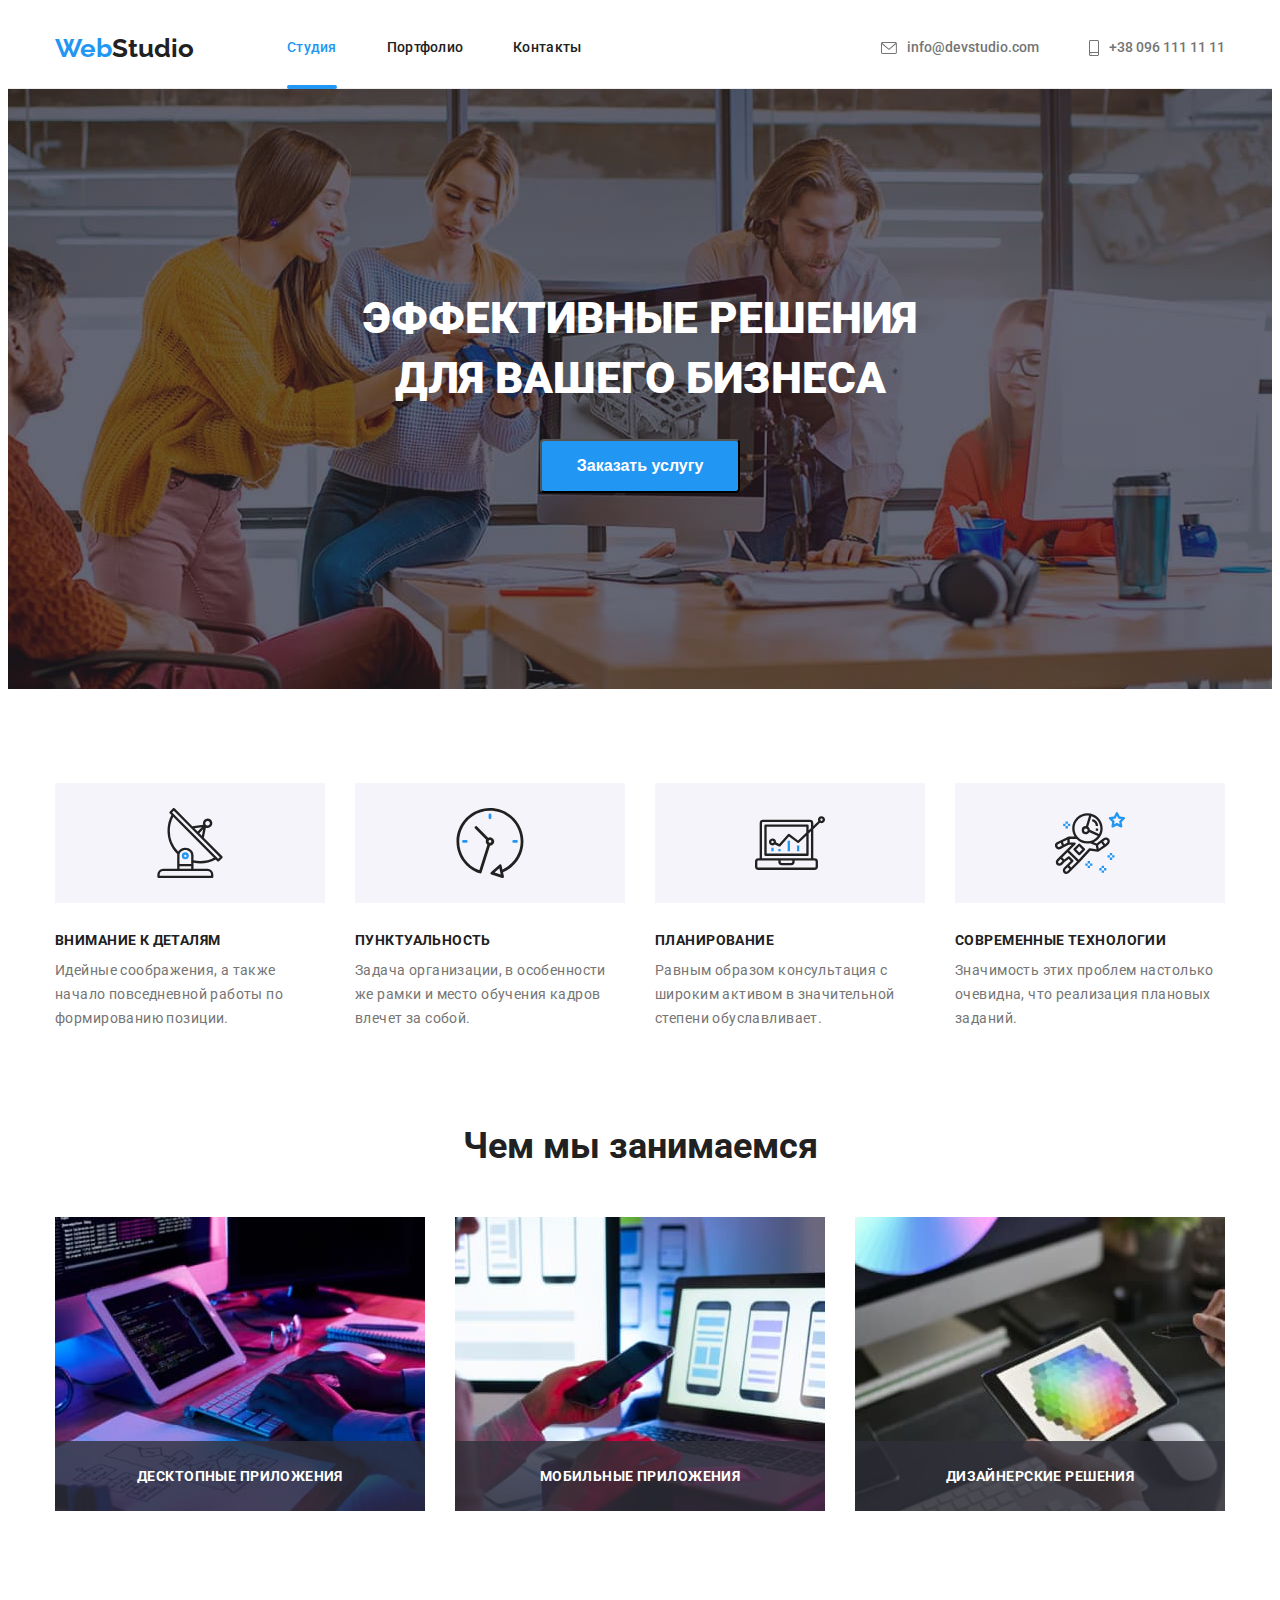
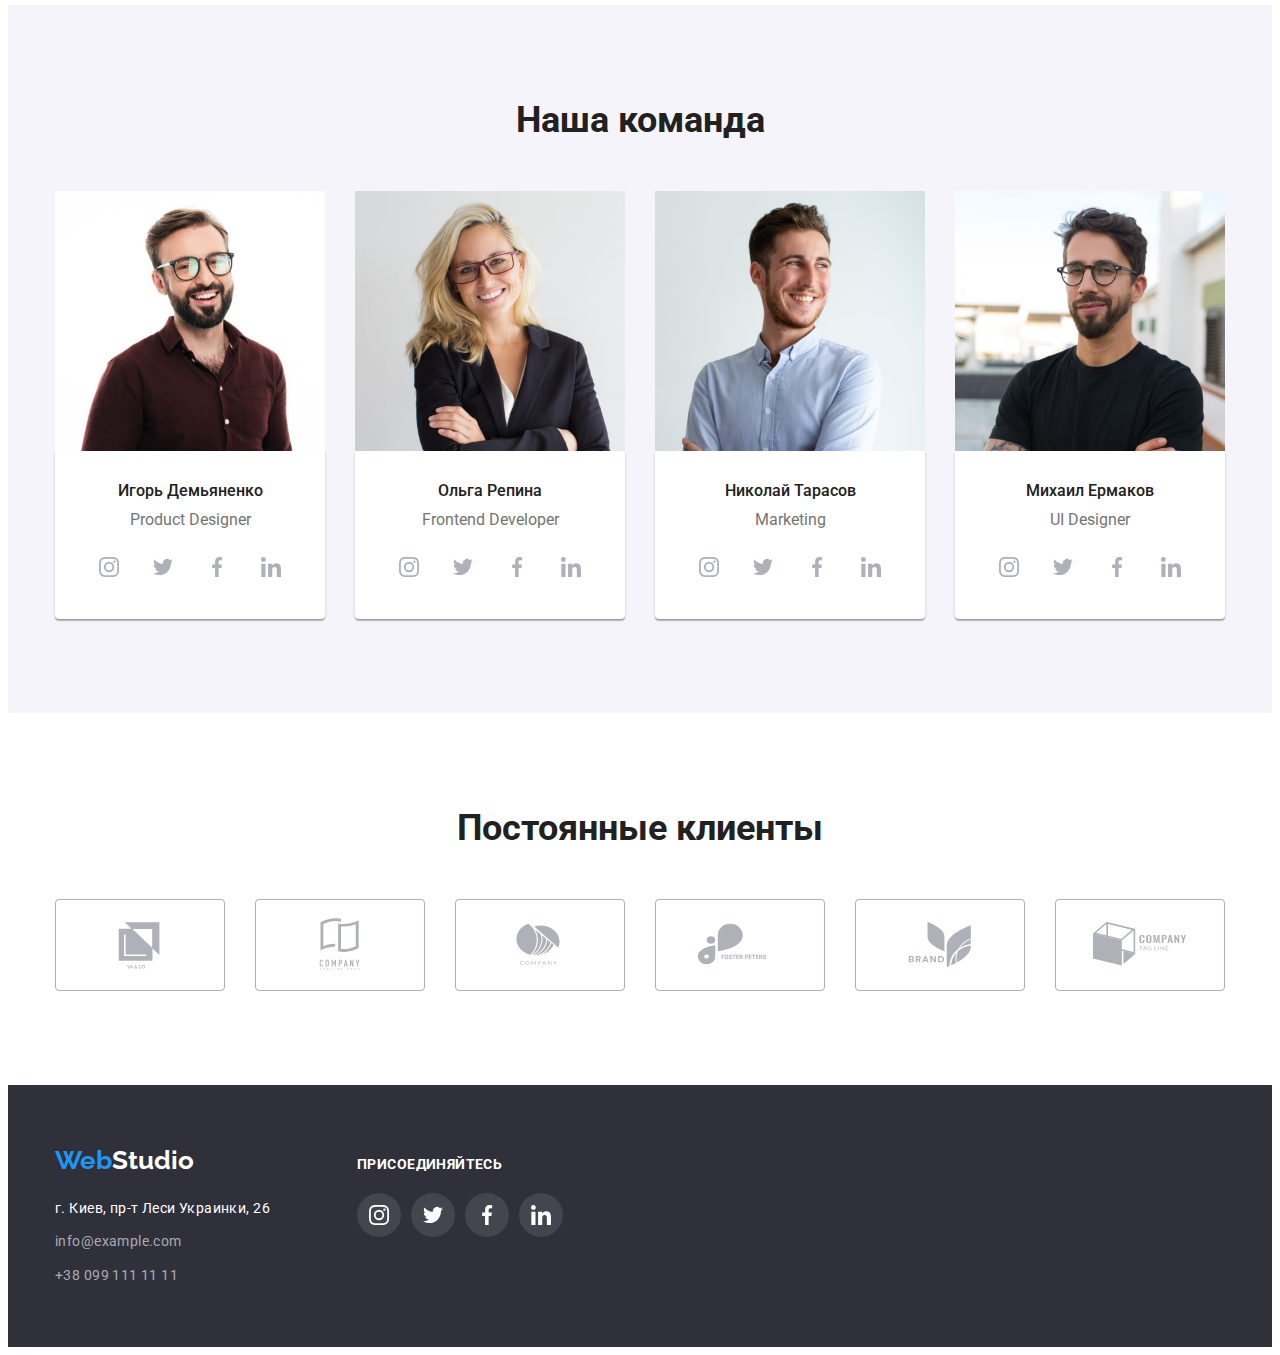
<file: index.html>
<!DOCTYPE html>
<html lang="ru">
  <head>
    <meta charset="UTF-8" />
    <meta http-equiv="X-UA-Compatible" content="IE=edge" />
    <meta name="viewport" content="width=device-width, initial-scale=1.0" />
    <title>WebStudio</title>
    <!-- Подключение файла нормализации (нормалайз) -->
    <link
      rel="stylesheet"
      href="https://cdnjs.cloudflare.com/ajax/libs/modern-normalize/1.1.0/modern-normalize.min.css"
      integrity="sha512-wpPYUAdjBVSE4KJnH1VR1HeZfpl1ub8YT/NKx4PuQ5NmX2tKuGu6U/JRp5y+Y8XG2tV+wKQpNHVUX03MfMFn9Q=="
      crossorigin="anonymous"
      referrerpolicy="no-referrer"
    />
    <!-- Подключение шрифтов Google fonts -->
    <link rel="preconnect" href="https://fonts.googleapis.com" />
    <link rel="preconnect" href="https://fonts.gstatic.com" crossorigin />
    <link
      href="https://fonts.googleapis.com/css2?family=Raleway:wght@700&family=Roboto:wght@400;500;700;900&display=swap"
      rel="stylesheet"
    />
    <link rel="stylesheet" href="./css/styles.css" />
  </head>
  <body>
    <!--Верхняя линия-->
    <header class="page-header">
      <div class="container header-box">
        <nav class="nav-header">
          <a class="logo" href="./index.html"> <span class="web">Web</span>Studio</a>
          <ul class="site-nav list">
            <li class="link-item">
              <a class="link current" href="./index.html">Студия</a>
            </li>
            <li class="link-item">
              <a class="link" href="./portfolio.html">Портфолио</a>
            </li>
            <li class="link-item">
              <a class="link" href="">Контакты</a>
            </li>
          </ul>
        </nav>
        <ul class="contacts-nav list">
          <li class="contacts-nav-item">
            <a class="link mail" href="mailto:info@devstudio.com">
              <svg class="contacts-item" width="16" height="12">
                <use href="./images/icons.svg#icon-envelope"></use>
              </svg>
              info@devstudio.com
            </a>
          </li>
          <li class="contacts-nav-item">
            <a class="link mail" href="tel:+380961111111">
              <svg class="contacts-item" width="10" height="16">
                <use href="./images/icons.svg#icon-smartphone"></use>
              </svg>
              +38 096 111 11 11</a
            >
          </li>
        </ul>
      </div>
    </header>
    <main>
      <!--Шапка-->
      <section class="hero overlay">
        <div class="container">
          <h1 class="head-title">Эффективные решения для&nbsp;вашего бизнеса</h1>
          <button class="button" type="button" data-modal-open>Заказать услугу</button>
        </div>
      </section>
      <!--Особенности-->
      <section class="features">
        <div class="container features-box">
          <h2 class="visually-hidden">Преимущества</h2>
          <ul class="feature-list grid list">
            <li class="feature-item grid-item">
              <div class="features-icon-box">
                <svg class="features-icon" width="70" height="70">
                  <use href="./images/icons.svg#icon-antenna"></use>
                </svg>
              </div>
              <h3 class="feature-item-title">Внимание к деталям</h3>
              <p class="features-p">
                Идейные соображения, а также начало повседневной работы по формированию позиции.
              </p>
            </li>
            <li class="feature-item grid-item">
              <div class="features-icon-box">
                <svg class="features-icon" width="70" height="70">
                  <use href="./images/icons.svg#icon-clock"></use>
                </svg>
              </div>
              <h3 class="feature-item-title">Пунктуальность</h3>
              <p class="features-p">
                Задача организации, в особенности же рамки и место обучения кадров влечет за собой.
              </p>
            </li>
            <li class="feature-item grid-item">
              <div class="features-icon-box">
                <svg class="features-icon" width="70" height="70">
                  <use href="./images/icons.svg#icon-diagram"></use>
                </svg>
              </div>
              <h3 class="feature-item-title">Планирование</h3>
              <p class="features-p">
                Равным образом консультация с широким активом в значительной степени обуславливает.
              </p>
            </li>
            <li class="feature-item grid-item">
              <div class="features-icon-box">
                <svg class="features-icon" width="70" height="70">
                  <use href="./images/icons.svg#icon-astronaut"></use>
                </svg>
              </div>
              <h3 class="feature-item-title">Современные технологии</h3>
              <p class="features-p">
                Значимость этих проблем настолько очевидна, что реализация плановых заданий.
              </p>
            </li>
          </ul>
        </div>
      </section>
      <!--Чем мы занимаемся-->
      <section class="functions">
        <div class="container">
          <h2 class="functions-title">Чем мы занимаемся</h2>
          <ul class="function-list grid list">
            <li class="function-item grid-item">
              <img
                class="function-item-img"
                src="./images/img1.jpg"
                alt="Верстка"
                width="370"
                height="294"
              />
              <h3 class="function-item-title">Десктопные приложения</h3>
            </li>
            <li class="function-item grid-item">
              <img
                class="function-item-img"
                src="./images/img2.jpg"
                alt="Дизайн"
                width="370"
                height="294"
              />
              <h3 class="function-item-title">Мобильные приложения</h3>
            </li>
            <li class="function-item grid-item">
              <img
                class="function-item-img"
                src="./images/img3.jpg"
                alt="Внешнее оформление"
                width="370"
                height="294"
              />
              <h3 class="function-item-title">Дизайнерские решения</h3>
            </li>
          </ul>
        </div>
      </section>
      <!--Наша команда-->
      <section class="team">
        <div class="container">
          <h2 class="team-title">Наша команда</h2>
          <ul class="team-list grid list">
            <li class="grid-item">
              <img
                class="team-list-img"
                src="./images/team1.jpg"
                alt="Фото Игоря Демьяненко"
                width="270"
              />
              <div class="team-list-desc">
                <h3 class="title-people">Игорь Демьяненко</h3>
                <p class="team-position">Product Designer</p>
                <ul class="socials-list list">
                  <li class="socials-item">
                    <a class="socials-link" href="">
                      <svg class="socials-icon" width="20" height="20">
                        <use href="./images/icons.svg#icon-instagram"></use>
                      </svg>
                    </a>
                  </li>
                  <li class="socials-item">
                    <a class="socials-link" href="">
                      <svg class="socials-icon" width="20" height="20">
                        <use href="./images/icons.svg#icon-twitter"></use>
                      </svg>
                    </a>
                  </li>
                  <li class="socials-item">
                    <a class="socials-link" href="">
                      <svg class="socials-icon" width="20" height="20">
                        <use href="./images/icons.svg#icon-facebook"></use>
                      </svg>
                    </a>
                  </li>
                  <li class="socials-item">
                    <a class="socials-link" href="">
                      <svg class="socials-icon" width="20" height="20">
                        <use href="./images/icons.svg#icon-linkedin"></use>
                      </svg>
                    </a>
                  </li>
                </ul>
              </div>
            </li>
            <li class="grid-item">
              <img
                class="team-list-img"
                src="./images/team2.jpg"
                alt="Фото Ольги Репиной"
                width="270"
              />
              <div class="team-list-desc">
                <h3 class="title-people">Ольга Репина</h3>
                <p class="team-position">Frontend Developer</p>
                <ul class="socials-list list">
                  <li class="socials-item">
                    <a class="socials-link" href="">
                      <svg class="socials-icon" width="20" height="20">
                        <use href="./images/icons.svg#icon-instagram"></use>
                      </svg>
                    </a>
                  </li>
                  <li class="socials-item">
                    <a class="socials-link" href="">
                      <svg class="socials-icon" width="20" height="20">
                        <use href="./images/icons.svg#icon-twitter"></use>
                      </svg>
                    </a>
                  </li>
                  <li class="socials-item">
                    <a class="socials-link" href="">
                      <svg class="socials-icon" width="20" height="20">
                        <use href="./images/icons.svg#icon-facebook"></use>
                      </svg>
                    </a>
                  </li>
                  <li class="socials-item">
                    <a class="socials-link" href="">
                      <svg class="socials-icon" width="20" height="20">
                        <use href="./images/icons.svg#icon-linkedin"></use>
                      </svg>
                    </a>
                  </li>
                </ul>
              </div>
            </li>
            <li class="grid-item">
              <img
                class="team-list-img"
                src="./images/team3.jpg"
                alt="Фото Николая Тарасова"
                width="270"
              />
              <div class="team-list-desc">
                <h3 class="title-people">Николай Тарасов</h3>
                <p class="team-position">Marketing</p>
                <ul class="socials-list list">
                  <li class="socials-item">
                    <a class="socials-link" href="">
                      <svg class="socials-icon" width="20" height="20">
                        <use href="./images/icons.svg#icon-instagram"></use>
                      </svg>
                    </a>
                  </li>
                  <li class="socials-item">
                    <a class="socials-link" href="">
                      <svg class="socials-icon" width="20" height="20">
                        <use href="./images/icons.svg#icon-twitter"></use>
                      </svg>
                    </a>
                  </li>
                  <li class="socials-item">
                    <a class="socials-link" href="">
                      <svg class="socials-icon" width="20" height="20">
                        <use href="./images/icons.svg#icon-facebook"></use>
                      </svg>
                    </a>
                  </li>
                  <li class="socials-item">
                    <a class="socials-link" href="">
                      <svg class="socials-icon" width="20" height="20">
                        <use href="./images/icons.svg#icon-linkedin"></use>
                      </svg>
                    </a>
                  </li>
                </ul>
              </div>
            </li>
            <li class="grid-item">
              <img
                class="team-list-img"
                src="./images/team4.jpg"
                alt="Фото Михаила Ермакова"
                width="270"
              />
              <div class="team-list-desc">
                <h3 class="title-people">Михаил Ермаков</h3>
                <p class="team-position">UI Designer</p>
                <ul class="socials-list list">
                  <li class="socials-item">
                    <a class="socials-link" href="">
                      <svg class="socials-icon" width="20" height="20">
                        <use href="./images/icons.svg#icon-instagram"></use>
                      </svg>
                    </a>
                  </li>
                  <li class="socials-item">
                    <a class="socials-link" href="">
                      <svg class="socials-icon" width="20" height="20">
                        <use href="./images/icons.svg#icon-twitter"></use>
                      </svg>
                    </a>
                  </li>
                  <li class="socials-item">
                    <a class="socials-link" href="">
                      <svg class="socials-icon" width="20" height="20">
                        <use href="./images/icons.svg#icon-facebook"></use>
                      </svg>
                    </a>
                  </li>
                  <li class="socials-item">
                    <a class="socials-link" href="">
                      <svg class="socials-icon" width="20" height="20">
                        <use href="./images/icons.svg#icon-linkedin"></use>
                      </svg>
                    </a>
                  </li>
                </ul>
              </div>
            </li>
          </ul>
        </div>
      </section>
      <!--Постоянные клиенты-->
      <section class="clients">
        <div class="container">
          <h2 class="clients-title">Постоянные клиенты</h2>
          <ul class="clients-list grid list">
            <li class="clients-item grid-item">
              <a class="clients-item-link" href="">
                <svg class="clients-icon" width="106" height="60">
                  <use href="./images/icons.svg#icon-logo5"></use>
                </svg>
              </a>
            </li>
            <li class="clients-item grid-item">
              <a class="clients-item-link" href="">
                <svg class="clients-icon" width="106" height="60">
                  <use href="./images/icons.svg#icon-logo4"></use></svg
              ></a>
            </li>
            <li class="clients-item grid-item">
              <a class="clients-item-link" href="">
                <svg class="clients-icon" width="106" height="60">
                  <use href="./images/icons.svg#icon-logo3"></use></svg
              ></a>
            </li>
            <li class="clients-item grid-item">
              <a class="clients-item-link" href="">
                <svg class="clients-icon" width="106" height="60">
                  <use href="./images/icons.svg#icon-logo2"></use></svg
              ></a>
            </li>
            <li class="clients-item grid-item">
              <a class="clients-item-link" href="">
                <svg class="clients-icon" width="106" height="60">
                  <use href="./images/icons.svg#icon-logo1"></use></svg
              ></a>
            </li>
            <li class="clients-item grid-item">
              <a class="clients-item-link" href="">
                <svg class="clients-icon" width="106" height="60">
                  <use href="./images/icons.svg#icon-logo6"></use></svg
              ></a>
            </li>
          </ul>
        </div>
      </section>
    </main>
    <footer class="footer">
      <div class="container footer-socials-list">
        <div class="logo-address">
          <a class="logo" href="./index.html">
            <span class="web">Web</span><span class="studio">Studio</span></a
          >
          <address>
            <ul class="address list">
              <li class="address-list-item">
                <a
                  href="https://goo.gl/maps/2maCoC23QZweexvk6"
                  target="_blank"
                  rel="noopener noreferrer"
                  class="link"
                  ><span class="add">г. Киев, пр-т Леси Украинки, 26</span></a
                >
              </li>
              <li class="address-list-item">
                <a class="link" href="mailto:info@example.com">info@example.com</a>
              </li>
              <li class="address-list-item">
                <a class="link" href="tel:380991111111"> +38 099 111 11 11</a>
              </li>
            </ul>
          </address>
        </div>
        <div class="footer-socials">
          <b class="subscribe">присоединяйтесь</b>
          <ul class="footer-socials-list list">
            <li class="footer-socials-item">
              <a class="footer-socials-link" href="">
                <svg class="socials-icon" width="20" height="20">
                  <use href="./images/icons.svg#icon-instagram"></use>
                </svg>
              </a>
            </li>
            <li class="footer-socials-item">
              <a class="footer-socials-link" href="">
                <svg class="socials-icon" width="20" height="20">
                  <use href="./images/icons.svg#icon-twitter"></use>
                </svg>
              </a>
            </li>
            <li class="footer-socials-item">
              <a class="footer-socials-link" href="">
                <svg class="socials-icon" width="20" height="20">
                  <use href="./images/icons.svg#icon-facebook"></use>
                </svg>
              </a>
            </li>
            <li class="footer-socials-item">
              <a class="footer-socials-link" href="">
                <svg class="socials-icon" width="20" height="20">
                  <use href="./images/icons.svg#icon-linkedin"></use>
                </svg>
              </a>
            </li>
          </ul>
        </div>
      </div>
    </footer>
    <div class="backdrop is-hidden" data-modal>
      <div class="modal">
        <button data-modal-close class="btn-close"></button>
      </div>
    </div>
    <script src="./modal.js"></script>
  </body>
</html>
</file>
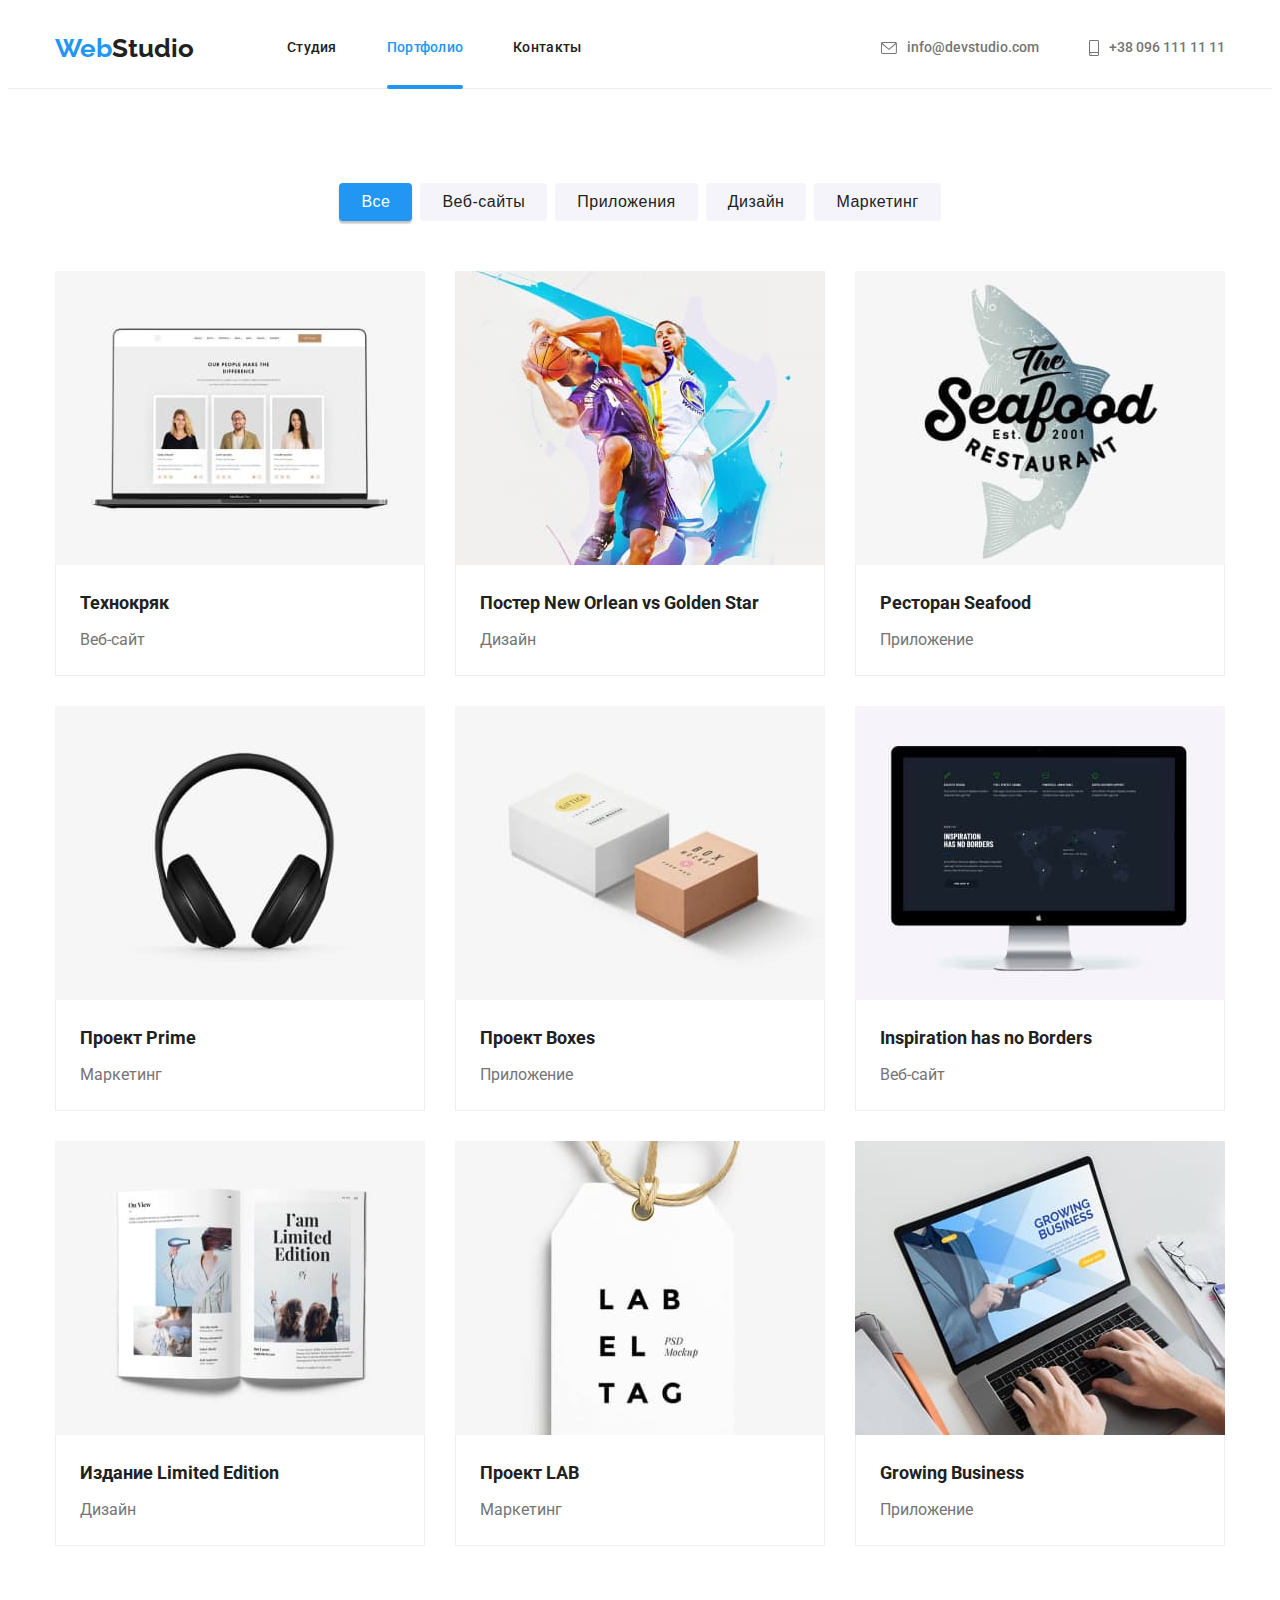
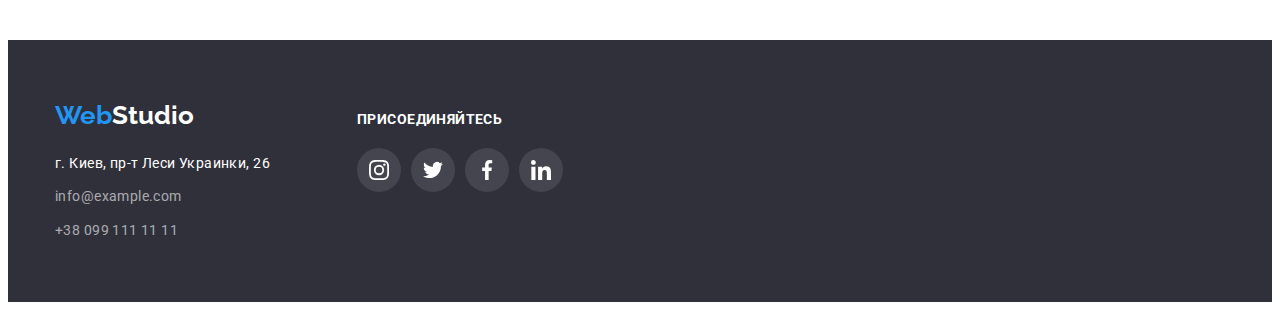
<file: portfolio.html>
<!DOCTYPE html>
<html lang="ru">
  <head>
    <meta charset="UTF-8" />
    <meta http-equiv="X-UA-Compatible" content="IE=edge" />
    <meta name="viewport" content="width=device-width, initial-scale=1.0" />
    <title>WebStudio</title>
    <!-- Подключение файла нормализации (нормалайз) -->
    <link
      rel="stylesheet"
      href="https://cdnjs.cloudflare.com/ajax/libs/modern-normalize/1.1.0/modern-normalize.min.css"
      integrity="sha512-wpPYUAdjBVSE4KJnH1VR1HeZfpl1ub8YT/NKx4PuQ5NmX2tKuGu6U/JRp5y+Y8XG2tV+wKQpNHVUX03MfMFn9Q=="
      crossorigin="anonymous"
      referrerpolicy="no-referrer"
    />
    <!-- Подключение шрифтов Google fonts -->
    <link rel="preconnect" href="https://fonts.googleapis.com" />
    <link rel="preconnect" href="https://fonts.gstatic.com" crossorigin />
    <link
      href="https://fonts.googleapis.com/css2?family=Raleway:wght@700&family=Roboto:wght@400;500;700;900&display=swap"
      rel="stylesheet"
    />
    <link rel="stylesheet" href="./css/styles.css" />
  </head>
  <body>
    <!--Верхняя линия-->
    <header class="page-header">
      <div class="container header-box">
        <nav class="nav-header">
          <a class="logo" href="./index.html"> <span class="web">Web</span>Studio</a>
          <ul class="site-nav list">
            <li class="link-item">
              <a class="link" href="./index.html">Студия</a>
            </li>
            <li class="link-item">
              <a class="link current" href="./portfolio.html">Портфолио</a>
            </li>
            <li class="link-item">
              <a class="link" href="">Контакты</a>
            </li>
          </ul>
        </nav>
        <ul class="contacts-nav list">
          <li class="contacts-nav-item">
            <a class="link mail" href="mailto:info@devstudio.com">
              <svg class="contacts-item" width="16" height="12">
                <use href="./images/icons.svg#icon-envelope"></use>
              </svg>
              info@devstudio.com
            </a>
          </li>
          <li class="contacts-nav-item">
            <a class="link mail" href="tel:+380961111111">
              <svg class="contacts-item" width="10" height="16">
                <use href="./images/icons.svg#icon-smartphone"></use>
              </svg>
              +38 096 111 11 11</a
            >
          </li>
        </ul>
      </div>
    </header>
    <!--Projects-->
    <main>
      <section class="project-box">
        <div class="container">
          <h1 class="visually-hidden">Портфолио проектов</h1>
          <ul class="filters list">
            <li class="filters-list-item">
              <button class="btn-filters current" type="button">Все</button>
            </li>
            <li class="filters-list-item">
              <button class="btn-filters" type="button">Веб-сайты</button>
            </li>
            <li class="filters-list-item">
              <button class="btn-filters" type="button">Приложения</button>
            </li>
            <li class="filters-list-item">
              <button class="btn-filters" type="button">Дизайн</button>
            </li>
            <li class="filters-list-item">
              <button class="btn-filters" type="button">Маркетинг</button>
            </li>
          </ul>
          <h2 class="visually-hidden">Примеры проектов</h2>
          <ul class="project-examples grid list">
            <li class="project-examples-item grid-item">
              <a class="project-examples-li" href="">
                <div class="project-examples-thumb">
                  <img
                    class="project-img"
                    src="./images/project1.jpg"
                    alt="Фото проекта Технокряк"
                    width="370"
                  />
                  <div class="overlay-project">
                    <h3 class="project-examples-item-title">
                      Ресурс предлагает комплексные предложения с разным уровнем функционала и
                      сервисов. Все это позволит посетителю получить исчерпывающие сведения о
                      компании или частном лице.
                    </h3>
                  </div>
                </div>
                <div class="project-examples-desc">
                  <h3 class="title-project">Технокряк</h3>
                  <p class="project-p">Веб-сайт</p>
                </div>
              </a>
            </li>
            <li class="project-examples-item grid-item">
              <a class="project-examples-li" href="">
                <div class="project-examples-thumb">
                  <img
                    class="project-img"
                    src="./images/project2.jpg"
                    alt="Фото постера New Orlean vs Golden Star"
                    width="370"
                  />
                  <div class="overlay-project">
                    <h3 class="project-examples-item-title">
                      Ресурс предлагает комплексные предложения с разным уровнем функционала и
                      сервисов. Все это позволит посетителю получить исчерпывающие сведения о
                      компании или частном лице.
                    </h3>
                  </div>
                </div>
                <div class="project-examples-desc">
                  <h3 class="title-project">Постер New Orlean vs Golden Star</h3>
                  <p class="project-p">Дизайн</p>
                </div>
              </a>
            </li>
            <li class="project-examples-item grid-item">
              <a class="project-examples-li" href="">
                <div class="project-examples-thumb">
                  <img
                    class="project-img"
                    src="./images/project3.jpg"
                    alt="Фото ресторана Seafood"
                    width="370"
                  />
                  <div class="overlay-project">
                    <h3 class="project-examples-item-title">
                      Ресурс предлагает комплексные предложения с разным уровнем функционала и
                      сервисов. Все это позволит посетителю получить исчерпывающие сведения о
                      компании или частном лице.
                    </h3>
                  </div>
                </div>
                <div class="project-examples-desc">
                  <h3 class="title-project">Ресторан Seafood</h3>
                  <p class="project-p">Приложение</p>
                </div>
              </a>
            </li>
            <li class="project-examples-item grid-item">
              <a class="project-examples-li" href="">
                <div class="project-examples-thumb">
                  <img
                    class="project-img"
                    src="./images/project4.jpg"
                    alt="Фото проекта Prime"
                    width="370"
                  />
                  <div class="overlay-project">
                    <h3 class="project-examples-item-title">
                      Ресурс предлагает комплексные предложения с разным уровнем функционала и
                      сервисов. Все это позволит посетителю получить исчерпывающие сведения о
                      компании или частном лице.
                    </h3>
                  </div>
                </div>
                <div class="project-examples-desc">
                  <h3 class="title-project">Проект Prime</h3>
                  <p class="project-p">Маркетинг</p>
                </div>
              </a>
            </li>
            <li class="project-examples-item grid-item">
              <a class="project-examples-li" href="">
                <div class="project-examples-thumb">
                  <img
                    class="project-img"
                    src="./images/project5.jpg"
                    alt="Фото проекта Boxes"
                    width="370"
                  />
                  <div class="overlay-project">
                    <h3 class="project-examples-item-title">
                      Ресурс предлагает комплексные предложения с разным уровнем функционала и
                      сервисов. Все это позволит посетителю получить исчерпывающие сведения о
                      компании или частном лице.
                    </h3>
                  </div>
                </div>
                <div class="project-examples-desc">
                  <h3 class="title-project">Проект Boxes</h3>
                  <p class="project-p">Приложение</p>
                </div>
              </a>
            </li>
            <li class="project-examples-item grid-item">
              <a class="project-examples-li" href="">
                <div class="project-examples-thumb">
                  <img
                    class="project-img"
                    src="./images/project6.jpg"
                    alt="Фото проекта Inspiration has no Borders"
                    width="370"
                  />
                  <div class="overlay-project">
                    <h3 class="project-examples-item-title">
                      Ресурс предлагает комплексные предложения с разным уровнем функционала и
                      сервисов. Все это позволит посетителю получить исчерпывающие сведения о
                      компании или частном лице.
                    </h3>
                  </div>
                </div>
                <div class="project-examples-desc">
                  <h3 class="title-project">Inspiration has no Borders</h3>
                  <p class="project-p">Веб-сайт</p>
                </div>
              </a>
            </li>
            <li class="project-examples-item grid-item">
              <a class="project-examples-li" href="">
                <div class="project-examples-thumb">
                  <img
                    class="project-img"
                    src="./images/project7.jpg"
                    alt="Фото издания Limited Edition"
                    width="370"
                  />
                  <div class="overlay-project">
                    <h3 class="project-examples-item-title">
                      Ресурс предлагает комплексные предложения с разным уровнем функционала и
                      сервисов. Все это позволит посетителю получить исчерпывающие сведения о
                      компании или частном лице.
                    </h3>
                  </div>
                </div>
                <div class="project-examples-desc">
                  <h3 class="title-project">Издание Limited Edition</h3>
                  <p class="project-p">Дизайн</p>
                </div>
              </a>
            </li>
            <li class="project-examples-item grid-item">
              <a class="project-examples-li" href="">
                <div class="project-examples-thumb">
                  <img
                    class="project-img"
                    src="./images/project8.jpg"
                    alt="Фото проекта LAB"
                    width="370"
                  />
                  <div class="overlay-project">
                    <h3 class="project-examples-item-title">
                      Ресурс предлагает комплексные предложения с разным уровнем функционала и
                      сервисов. Все это позволит посетителю получить исчерпывающие сведения о
                      компании или частном лице.
                    </h3>
                  </div>
                </div>
                <div class="project-examples-desc">
                  <h3 class="title-project">Проект LAB</h3>
                  <p class="project-p">Маркетинг</p>
                </div>
              </a>
            </li>
            <li class="project-examples-item grid-item">
              <a class="project-examples-li" href="">
                <div class="project-examples-thumb">
                  <img
                    class="project-img"
                    src="./images/project9.jpg"
                    alt="Фото проекта Growing Business"
                    width="370"
                  />
                  <div class="overlay-project">
                    <h3 class="project-examples-item-title">
                      Ресурс предлагает комплексные предложения с разным уровнем функционала и
                      сервисов. Все это позволит посетителю получить исчерпывающие сведения о
                      компании или частном лице.
                    </h3>
                  </div>
                </div>
                <div class="project-examples-desc">
                  <h3 class="title-project">Growing Business</h3>
                  <p class="project-p">Приложение</p>
                </div>
              </a>
            </li>
          </ul>
        </div>
      </section>
    </main>
    <footer class="footer">
      <div class="container footer-socials-list">
        <div class="logo-address">
          <a class="logo" href="./index.html">
            <span class="web">Web</span><span class="studio">Studio</span></a
          >
          <address>
            <ul class="address list">
              <li class="address-list-item">
                <a
                  href="https://goo.gl/maps/2maCoC23QZweexvk6"
                  target="_blank"
                  rel="noopener noreferrer"
                  class="link"
                  ><span class="add">г. Киев, пр-т Леси Украинки, 26</span></a
                >
              </li>
              <li class="address-list-item">
                <a class="link" href="mailto:info@example.com">info@example.com</a>
              </li>
              <li class="address-list-item">
                <a class="link" href="tel:380991111111"> +38 099 111 11 11</a>
              </li>
            </ul>
          </address>
        </div>
        <div class="footer-socials">
          <b class="subscribe">присоединяйтесь</b>
          <ul class="footer-socials-list list">
            <li class="footer-socials-item">
              <a class="footer-socials-link" href="">
                <svg class="socials-icon" width="20" height="20">
                  <use href="./images/icons.svg#icon-instagram"></use>
                </svg>
              </a>
            </li>
            <li class="footer-socials-item">
              <a class="footer-socials-link" href="">
                <svg class="socials-icon" width="20" height="20">
                  <use href="./images/icons.svg#icon-twitter"></use>
                </svg>
              </a>
            </li>
            <li class="footer-socials-item">
              <a class="footer-socials-link" href="">
                <svg class="socials-icon" width="20" height="20">
                  <use href="./images/icons.svg#icon-facebook"></use>
                </svg>
              </a>
            </li>
            <li class="footer-socials-item">
              <a class="footer-socials-link" href="">
                <svg class="socials-icon" width="20" height="20">
                  <use href="./images/icons.svg#icon-linkedin"></use>
                </svg>
              </a>
            </li>
          </ul>
        </div>
      </div>
    </footer>
  </body>
</html>
</file>
<file: css/styles.css>
/*цвет основного текста #757575 */
/*вторичный цвет текста #212121 */
/*белый цвет #FFFFFF */
/*цвет акцента #2196F3 */
/* светлый цвет фона #E5E5E5 */
/* темный цвет фона #2F303A */
/* вторичный цвет фона #F5F4FA */
html {
  box-sizing: border-box;
}
*,
*::before,
*::after {
  box-sizing: inherit;
}

/* Common styles */
:root {
  --primary-text-color: #757575;
  --title-text-color: #212121;
  --accent-color: #2196f3;
  --accent-btn-color: #188ce8;
  --primary-white-color: #ffffff;
  --dark-background: #2f303a;
  --secondary-background: #f5f4fa;
  --rgba-grey: rgba(255, 255, 255, 0.6);
  --border-color-header: #ececec;
  --border-color-project: #eeeeee;
  /* Grid */
  --items: 1;
  --indent: 30px;
}

body {
  font-family: 'Roboto', sans-serif;
  color: var(--primary-text-color);
  background: var(--primary-white-color);
}
h1,
h2,
h3,
h4,
h5,
h6,
p,
ul {
  padding: 0;
  margin: 0;
}
.list {
  list-style: none;
  margin: 0;
  padding: 0;
}
.link {
  text-decoration: none;
  color: currentColor;
  display: block;
}
.container {
  /* outline: 1px solid red; */
  width: 1200px;
  margin-left: auto;
  margin-right: auto;
  padding: 0 15px;
}
/**
  |============================
  | Сітка на flex-box
  |============================
*/
.grid {
  display: flex;
  flex-wrap: wrap;
  margin: calc(-1 * var(--indent) / 2);
}
.grid-item {
  flex-basis: calc((100% - var(--indent) * var(--items)) / var(--items));
  margin: calc(var(--indent) / 2);
}
/* Семантичне приховування елементів */
.visually-hidden {
  position: absolute;
  white-space: nowrap;
  width: 1px;
  height: 1px;
  overflow: hidden;
  border: 0;
  padding: 0;
  clip: rect(0 0 0 0);
  clip-path: inset(50%);
  margin: -1px;
}
/* <!--Верхняя линия--> */
.page-header {
  border-bottom: 1px solid var(--border-color-header);
}
.header-box {
  display: flex;
  align-items: center;
}
.link-item .link {
  padding-top: 32px;
  padding-bottom: 32px;
}
.nav-header {
  display: flex;
  align-items: center;
}

/* Logo */
.logo {
  font-family: 'Raleway', sans-serif;
  color: var(--title-text-color);
  font-weight: 700;
  font-size: 26px;
  line-height: 1.19;
  text-decoration: none;
  margin-right: auto;
  margin-right: 93px;
  display: block;
}
.logo .web {
  color: var(--accent-color);
  font-weight: 700;
}

/* Site nav */
.site-nav {
  display: flex;
  align-items: center;
}
.site-nav .link {
  position: relative;
  display: block;
  color: var(--title-text-color);
  text-decoration: none;
  font-weight: 500;
  font-size: 14px;
  line-height: 1.14;
  letter-spacing: 0.02em;
  transition: color 250ms cubic-bezier(0.4, 0, 0.2, 1);
}
.link-item:not(:last-child) {
  margin-right: 50px;
}

.site-nav .link:hover,
.site-nav .link:focus {
  color: var(--accent-color);
}
.site-nav .link.current {
  color: var(--accent-color);
}
.site-nav .link.current::after {
  content: '';
  position: absolute;
  left: 0;
  bottom: -1px;
  display: block;
  width: 100%;
  height: 4px;
  border-radius: 4px;
  background-color: var(--accent-color);
}
.contacts-nav {
  display: flex;
  margin-left: auto;
}
.contacts-nav .link {
  display: flex;
  align-items: center;
  text-decoration: none;
  color: var(--primary-text-color);
  font-style: normal;
  font-weight: 500;
  font-size: 14px;
  line-height: 1.14;
  padding-top: 32px;
  padding-bottom: 32px;
  transition: color 250ms cubic-bezier(0.4, 0, 0.2, 1);
}
.contacts-nav.list .link:hover .contacts-item,
.contacts-nav.list .link:focus .contacts-item {
  fill: var(--accent-color);
}
.contacts-nav.list .link:hover,
.contacts-nav.list .link:focus {
  color: var(--accent-color);
}

.link .mail {
  display: flex;
  align-items: center;
}

.contacts-item {
  fill: var(--primary-text-color);
  margin-right: 10px;
  transition: fill 250ms cubic-bezier(0.4, 0, 0.2, 1);
}
.contacts-nav-item:not(:last-child) {
  margin-right: 50px;
}
/* Шапка - Секция Hero */
.hero {
  background-color: var(--dark-background);
  padding-top: 200px;
  padding-bottom: 200px;
  background-size: cover;
}
.overlay {
  max-width: 1600px;
  height: 600px;
  margin-left: auto;
  margin-right: auto;
  background-image: linear-gradient(to right, rgba(47, 48, 58, 0.4), rgba(47, 48, 58, 0.4)),
    url(../images/header-img.jpg);
  background-repeat: no-repeat;
  background-position: center;
}

.head-title {
  color: var(--primary-white-color);
  font-weight: 900;
  font-size: 44px;
  line-height: 1.36;
  text-align: center;
  text-transform: uppercase;
  width: 696px;
  margin: 0 auto;
  margin-bottom: 30px;
}
.button {
  width: 200px;
  color: var(--primary-white-color);
  background-color: var(--accent-color);
  font-weight: 700;
  font-size: 16px;
  line-height: 1.9;
  align-items: center;
  text-align: center;
  cursor: pointer;
  padding: 10px 32px;
  border-radius: 4px;
  display: block;
  margin: 0 auto;
  transition: background-color 250ms cubic-bezier(0.4, 0, 0.2, 1);
}
.button:hover,
.button:focus {
  background-color: var(--accent-btn-color);
}
/* Модальное окно */
.backdrop {
  position: fixed;
  top: 0;
  left: 0;
  width: 100%;
  height: 100%;
  background-color: rgba(0, 0, 0, 0.2);
  opacity: 1;
  transition: opacity 250ms cubic-bezier(0.4, 0, 0.2, 1);
}
.backdrop.is-hidden {
  opacity: 0;
  pointer-events: none;
}
.modal {
  position: absolute;
  top: 50%;
  left: 50%;
  transform: translate(-50%, -50%);
  width: 528px;
  height: 581px;
  background: #ffffff;
  box-shadow: 0px 1px 3px rgba(0, 0, 0, 0.12), 0px 1px 1px rgba(0, 0, 0, 0.14),
    0px 2px 1px rgba(0, 0, 0, 0.2);
  border-radius: 4px;
  padding-left: 490px;
  padding-top: 8px;
}
.btn-close {
  display: inline-block;
  background-size: contain;
  background-color: var(--primary-white-color);
  width: 30px;
  height: 30px;
  border-radius: 50%;
  border: 1px solid rgba(0, 0, 0, 0.1);
  background-image: url(../images/close-black.svg);
  background-repeat: no-repeat;
}
/* Features */
.features {
  padding-top: 94px;
}
.features-icon-box {
  display: flex;
  height: 120px;
  align-items: center;
  justify-content: center;
  background-color: var(--secondary-background);
}

.feature-item-title {
  color: var(--title-text-color);
  font-weight: 700;
  font-size: 14px;
  line-height: 1.14;
  letter-spacing: 0.03em;
  text-transform: uppercase;
  margin-top: 30px;
  margin-bottom: 10px;
}
.feature-list .features-p {
  color: var(--primary-text-color);
  font-weight: 400;
  font-size: 14px;
  line-height: 1.71;
  letter-spacing: 0.03em;
}
.feature-list {
  --items: 4;
}

/* Functions */
.functions {
  padding-top: 94px;
  padding-bottom: 94px;
}
.function-item-img {
  display: block;
}

.functions-title {
  color: var(--title-text-color);
  font-weight: 700;
  font-size: 36px;
  line-height: 1.17;
  text-align: center;
  margin-bottom: 50px;
}
.function-list {
  --items: 3;
}
.function-item {
  position: relative;
}
.function-item-title {
  font-weight: 700;
  font-size: 14px;
  line-height: 16px;
  text-align: center;
  letter-spacing: 0.03em;
  text-transform: uppercase;
  color: var(--primary-white-color);
  background: rgba(47, 48, 58, 0.8);
  padding: 27px;
  position: absolute;
  bottom: 0;
  left: 0;
  width: 100%;
}
/* Our team */
.team {
  padding-top: 94px;
  padding-bottom: 94px;
}
.team-list {
  --items: 4;
}
.team {
  color: var(--title-text-color);
  background: var(--secondary-background);
}
.team-title {
  font-weight: 700;
  font-size: 36px;
  line-height: 1.17;
  text-align: center;
  margin-bottom: 50px;
}
.team-list-desc {
  padding: 30px 32px;
  background-color: var(--primary-white-color);
  box-shadow: 0px 1px 3px rgba(0, 0, 0, 0.12), 0px 1px 1px rgba(0, 0, 0, 0.14),
    0px 2px 1px rgba(0, 0, 0, 0.2);
  border-radius: 0px 0px 4px 4px;
}
.title-people {
  font-weight: 500;
  font-size: 16px;
  line-height: 1.1875;
  text-align: center;
  margin-bottom: 10px;
}
.team-position {
  color: var(--primary-text-color);
  font-weight: 400;
  font-size: 16px;
  line-height: 19px;
  text-align: center;
}
.team-list-img {
  display: block;
}
.socials-list {
  display: flex;
  justify-content: space-between;
  margin-top: 16px;
}
.socials-item {
  display: flex;
  align-items: center;
  justify-content: center;
}
.socials-link {
  display: flex;
  justify-content: center;
  align-items: center;
  width: 44px;
  height: 44px;
  border-radius: 50%;
  transition: background-color 250ms cubic-bezier(0.4, 0, 0.2, 1);
}
.socials-link:hover,
.socials-link:focus {
  background-color: var(--accent-color);
}
.socials-link:hover .socials-icon,
.socials-link:focus .socials-icon {
  fill: var(--primary-white-color);
}
.socials-icon {
  fill: #afb1b8;
  transition: fill 250ms cubic-bezier(0.4, 0, 0.2, 1);
}
/* Regular customers */
.clients {
  color: var(--title-text-color);
  padding-top: 94px;
  padding-bottom: 94px;
}
.clients-title {
  font-weight: 700;
  font-size: 36px;
  line-height: 1.17;
  text-align: center;
  margin-bottom: 50px;
}
.clients-list {
  --items: 6;
}
.clients-item {
  display: inline-block;
  width: 170px;
  height: 92px;
}
.clients-item-link {
  display: flex;
  align-items: center;
  justify-content: center;
  fill: #afb1b8;
  border: 1px solid #afb1b8;
  border-radius: 4px;
  width: 100%;
  height: 100%;
  transition: border-color 250ms cubic-bezier(0.4, 0, 0.2, 1);
}
.clients-icon {
  transition: fill 250ms cubic-bezier(0.4, 0, 0.2, 1);
}
.clients-item-link:hover .clients-icon,
.clients-item-link:focus .clients-icon {
  fill: #2196f3;
}
.clients-item-link:hover,
.clients-item-link:focus {
  border-color: #2196f3;
}

/* Footer */
.footer {
  background: var(--dark-background);
  padding-top: 60px;
  padding-bottom: 60px;
}
.footer-socials-list {
  display: flex;
  align-items: baseline;
}
.subscribe {
  display: block;
  font-weight: 700;
  font-size: 14px;
  line-height: 1.14;
  letter-spacing: 0.03em;
  text-transform: uppercase;
  color: #ffffff;
  margin-bottom: 20px;
}
.footer-socials-link {
  display: flex;
  justify-content: center;
  align-items: center;
  width: 44px;
  height: 44px;
  border-radius: 50%;
  background-color: rgba(255, 255, 255, 0.1);
  transition: background-color 250ms cubic-bezier(0.4, 0, 0.2, 1);
}
.footer-socials-item:not(:last-child) {
  margin-right: 10px;
}
.footer-socials-link:hover,
.footer-socials-link:focus {
  background-color: var(--accent-color);
}
.footer-socials-link .socials-icon {
  fill: var(--primary-white-color);
}
.logo-address {
  margin-right: 70px;
}
.footer .logo {
  margin-bottom: 20px;
}

.logo .studio {
  color: var(--primary-white-color);
}
.add {
  color: var(--primary-white-color);
}
.address .link {
  font-style: normal;
  text-decoration: none;
  transition: color 250ms cubic-bezier(0.4, 0, 0.2, 1);
}
.address {
  font-weight: 400;
  font-size: 14px;
  line-height: 1.74;
  letter-spacing: 0.03em;
  color: rgba(255, 255, 255, 0.6);
}

.address .link:hover,
.address .link:focus {
  color: var(--accent-color);
}
.address-list-item:not(:last-child) {
  margin-bottom: 9px;
}

/* PORTFOLIO */
.project-box {
  padding-top: 94px;
  padding-bottom: 94px;
}
.filters {
  list-style: none;
  justify-content: center;
  margin-bottom: 34px;
  display: flex;
  margin-bottom: 50px;
}
.filters-list-item:not(:last-child) {
  margin-right: 8px;
}

.btn-filters {
  color: var(--title-text-color);
  background-color: var(--secondary-background);
  font-weight: 500;
  font-size: 16px;
  line-height: 1.625;
  align-items: center;
  text-align: center;
  padding: 6px 22px;
  display: block;
  letter-spacing: 0.03em;
  border-radius: 4px;
  border-style: none;
  cursor: pointer;
  transition: background-color 250ms cubic-bezier(0.4, 0, 0.2, 1),
    color 250ms cubic-bezier(0.4, 0, 0.2, 1), box-shadow 250ms cubic-bezier(0.4, 0, 0.2, 1);
}
.btn-filters.current {
  background-color: var(--accent-color);
  color: var(--primary-white-color);
  box-shadow: 0px 3px 1px rgba(0, 0, 0, 0.1), 0px 1px 2px rgba(0, 0, 0, 0.08),
    0px 2px 2px rgba(0, 0, 0, 0.12);
}
.btn-filters:hover,
.btn-filters:focus {
  background-color: var(--accent-color);
  color: var(--primary-white-color);
  box-shadow: 0px 3px 1px rgba(0, 0, 0, 0.1), 0px 1px 2px rgba(0, 0, 0, 0.08),
    0px 2px 2px rgba(0, 0, 0, 0.12);
}
.project-examples-thumb {
  position: relative;
  overflow: hidden;
}
.overlay-project {
  position: absolute;
  top: 0;
  left: 0;
  width: 100%;
  height: 100%;
  transform: translatey(100%);
  transition: transform 250ms cubic-bezier(0.4, 0, 0.2, 1);
  /* opacity 250ms cubic-bezier(0.4, 0, 0.2, 1); */
  opacity: 0;
}

.project-examples-li:hover .overlay-project,
.project-examples-li:focus .overlay-project {
  opacity: 1;
  transform: translateY(0);
}
.project-examples-thumb::before {
  display: inline-block;
  position: absolute;
  width: 100%;
  height: 100%;
  content: '';
  background-color: rgba(33, 150, 243, 0.9);
  opacity: 0;
  transform: translateY(100%);
  transition: transform 250ms cubic-bezier(0.4, 0, 0.2, 1);
  /* opacity 250ms cubic-bezier(0.4, 0, 0.2, 1); */
}
.project-examples-li:hover .project-examples-thumb::before,
.project-examples-li:focus .project-examples-thumb::before {
  opacity: 1;
  transform: translateY(0);
}
.project-examples-item-title {
  display: inline-block;
  padding: 63px 24px;
  margin: 0 auto;
  font-weight: 400;
  font-size: 18px;
  line-height: 1.56;
  letter-spacing: 0.03em;
  color: var(--primary-white-color);
}
.title-project {
  color: var(--title-text-color);
  font-weight: 700;
  font-size: 18px;
  line-height: 2;
  margin-bottom: 4px;
}
.project-p {
  color: var(--primary-text-color);
  font-weight: 400;
  font-size: 16px;
  line-height: 1.875;
}

.project-examples {
  --items: 9;
}

.project-examples-li {
  display: block;
  text-decoration: none;
  transition: box-shadow 250ms cubic-bezier(0.4, 0, 0.2, 1);
  overflow: hidden;
}
.project-examples-li:hover,
.project-examples-li:focus {
  box-shadow: 0px 1px 1px rgba(0, 0, 0, 0.12), 0px 4px 4px rgba(0, 0, 0, 0.06),
    1px 4px 6px rgba(0, 0, 0, 0.16);
}

.project-examples-desc {
  padding-top: 20px;
  padding-bottom: 20px;
  padding-left: 24px;
  padding-right: 24px;
  border-right: 1px solid var(--border-color-project);
  border-bottom: 1px solid var(--border-color-project);
  border-left: 1px solid var(--border-color-project);
}

.project-img {
  display: block;
}
</file>
